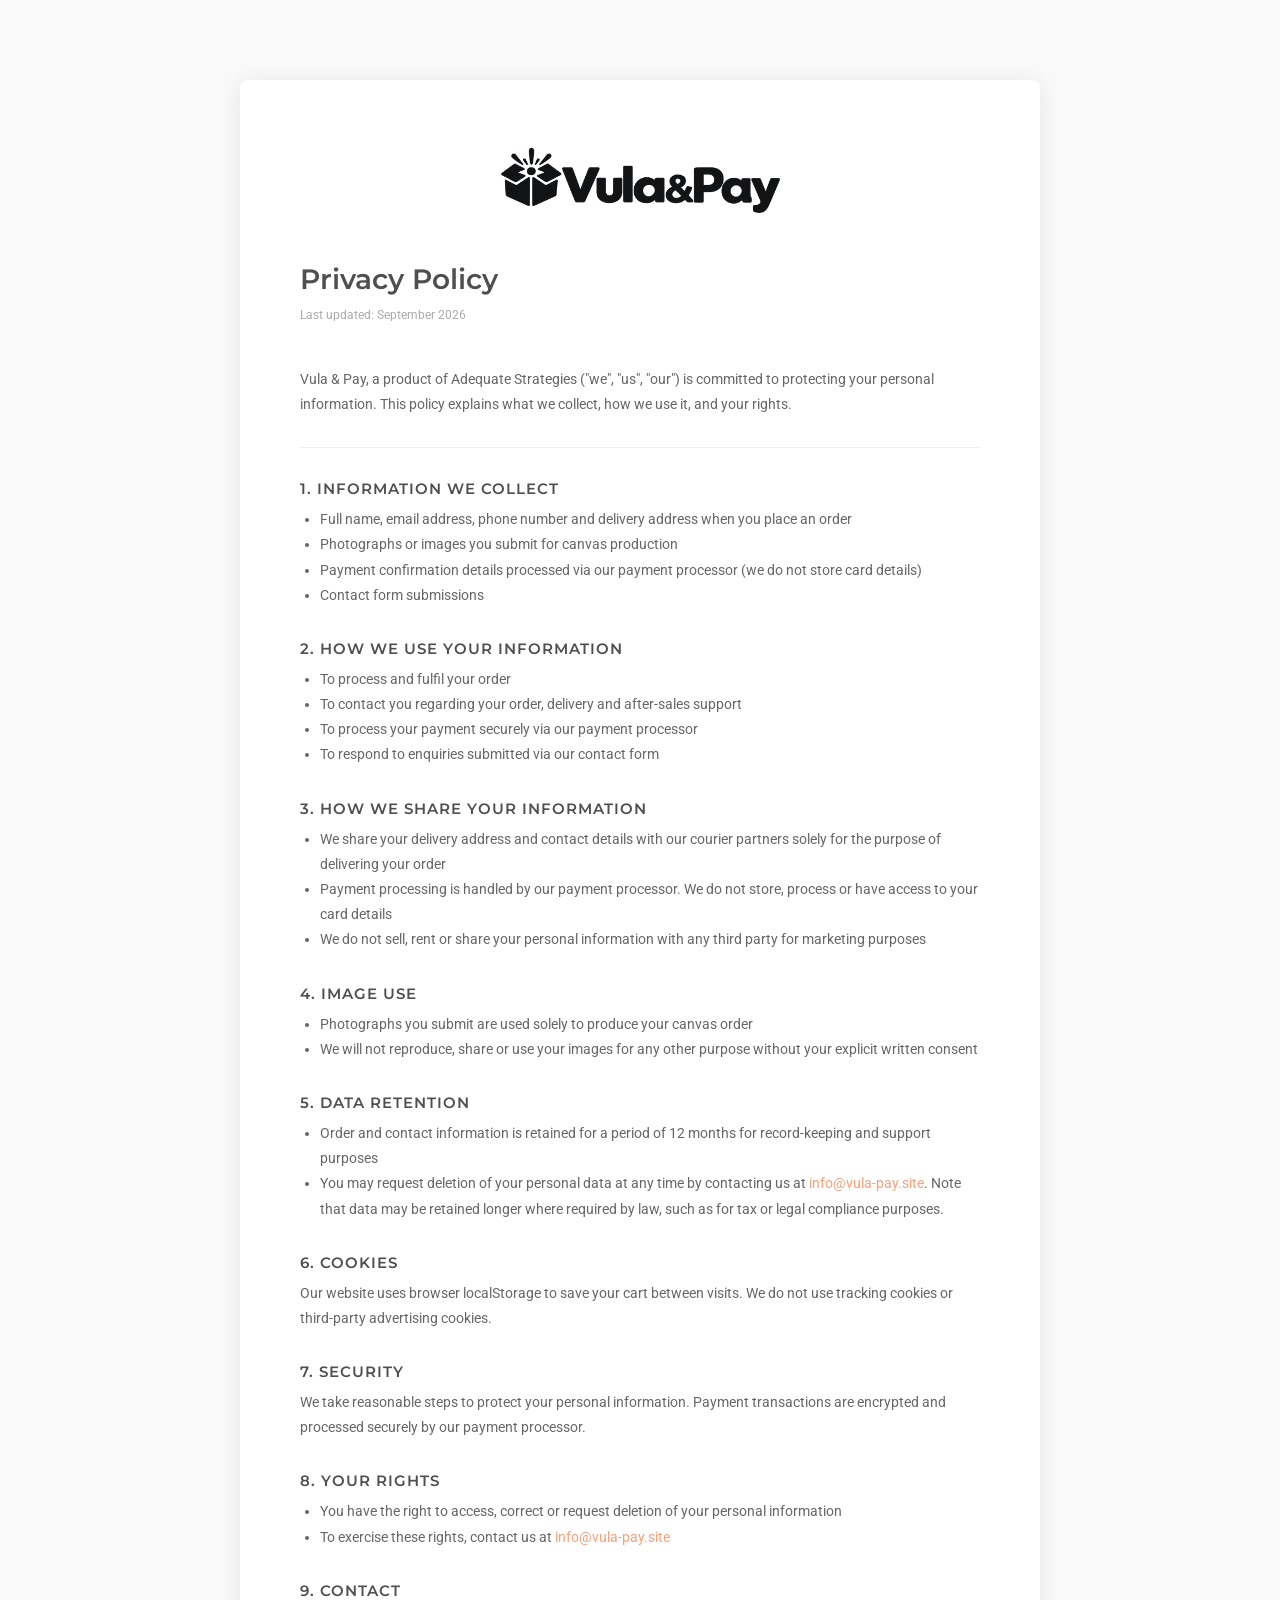
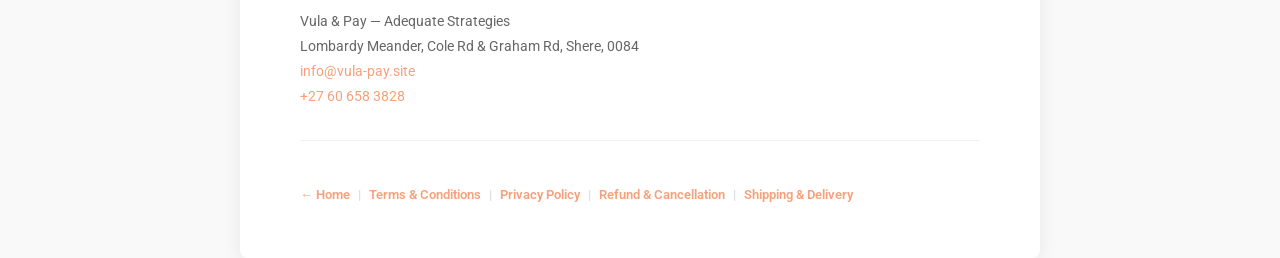
<file: upc website/privacy.html>
<!doctype html>
<html class="no-js" lang="en">
<head>
    <meta charset="utf-8">
    <meta name="viewport" content="width=device-width, initial-scale=1.0">
    <title>Privacy Policy | Vula & Pay</title>
    <link rel="shortcut icon" href="image/Vula-icon-black.png" />
    <link rel="stylesheet" href="css/bootstrap.min.css">
    <link rel="stylesheet" href="css/normalize.css">
    <link rel="stylesheet" href="style1.css">
    <style>
        body { background: #f9f9f9; }
        .tc-wrap { max-width: 800px; margin: 80px auto 60px; background: #fff; border-radius: 8px; padding: 50px 60px; box-shadow: 0 2px 20px rgba(0,0,0,0.08); }
        .tc-logo { text-align: center; margin-bottom: 30px; }
        .tc-logo img { height: 100px; }
        h1 { font-size: 28px; color: #4f4f4f; margin-bottom: 6px; }
        .tc-updated { font-size: 12px; color: #aaa; margin-bottom: 40px; }
        h3 { font-size: 15px; color: #4f4f4f; margin: 30px 0 8px; text-transform: uppercase; letter-spacing: 1px; }
        p, li { font-size: 14px; color: #666; line-height: 1.8; }
        ul { padding-left: 20px; margin-bottom: 0; }
        .tc-back { display: inline-block; margin-top: 40px; color: #f6a17a; font-size: 14px; font-weight: 600; }
        .tc-back:hover { color: #e08050; }
        hr { border-color: #f0f0f0; margin: 30px 0; }
        @media(max-width:600px) { .tc-wrap { padding: 30px 20px; margin: 60px 15px 40px; } }
    </style>
</head>
<body>
    <div class="tc-wrap">
        <div class="tc-logo">
            <a href="index.html"><img src="image/Vula-icon-black.png" alt="Vula & Pay"></a>
        </div>

        <h1>Privacy Policy</h1>
        <p class="tc-updated">Last updated: September 2026</p>

        <p>Vula &amp; Pay, a product of Adequate Strategies ("we", "us", "our") is committed to protecting your personal information. This policy explains what we collect, how we use it, and your rights.</p>

        <hr>

        <h3>1. Information We Collect</h3>
        <ul>
            <li>Full name, email address, phone number and delivery address when you place an order</li>
            <li>Photographs or images you submit for canvas production</li>
            <li>Payment confirmation details processed via our payment processor (we do not store card details)</li>
            <li>Contact form submissions</li>
        </ul>

        <h3>2. How We Use Your Information</h3>
        <ul>
            <li>To process and fulfil your order</li>
            <li>To contact you regarding your order, delivery and after-sales support</li>
            <li>To process your payment securely via our payment processor</li>
            <li>To respond to enquiries submitted via our contact form</li>
        </ul>

        <h3>3. How We Share Your Information</h3>
        <ul>
            <li>We share your delivery address and contact details with our courier partners solely for the purpose of delivering your order</li>
            <li>Payment processing is handled by our payment processor. We do not store, process or have access to your card details</li>
            <li>We do not sell, rent or share your personal information with any third party for marketing purposes</li>
        </ul>

        <h3>4. Image Use</h3>
        <ul>
            <li>Photographs you submit are used solely to produce your canvas order</li>
            <li>We will not reproduce, share or use your images for any other purpose without your explicit written consent</li>
        </ul>

        <h3>5. Data Retention</h3>
        <ul>
            <li>Order and contact information is retained for a period of 12 months for record-keeping and support purposes</li>
            <li>You may request deletion of your personal data at any time by contacting us at <a href="mailto:info@vula-pay.site" style="color:#f6a17a;">info@vula-pay.site</a>. Note that data may be retained longer where required by law, such as for tax or legal compliance purposes.</li>
        </ul>

        <h3>6. Cookies</h3>
        <p>Our website uses browser localStorage to save your cart between visits. We do not use tracking cookies or third-party advertising cookies.</p>

        <h3>7. Security</h3>
        <p>We take reasonable steps to protect your personal information. Payment transactions are encrypted and processed securely by our payment processor.</p>

        <h3>8. Your Rights</h3>
        <ul>
            <li>You have the right to access, correct or request deletion of your personal information</li>
            <li>To exercise these rights, contact us at <a href="mailto:info@vula-pay.site" style="color:#f6a17a;">info@vula-pay.site</a></li>
        </ul>

        <h3>9. Contact</h3>
        <p>Vula &amp; Pay &mdash; Adequate Strategies<br>
        Lombardy Meander, Cole Rd &amp; Graham Rd, Shere, 0084<br>
        <a href="mailto:info@vula-pay.site" style="color:#f6a17a;">info@vula-pay.site</a><br>
        <a href="tel:+27606583828" style="color:#f6a17a;">+27 60 658 3828</a></p>

        <hr>
        <nav style="margin-top:40px;display:flex;flex-wrap:wrap;gap:8px;align-items:center;font-size:13px;font-weight:600;">
            <a href="index.html" style="color:#f6a17a;">&larr; Home</a>
            <span style="color:#ddd;">|</span>
            <a href="terms.html" style="color:#f6a17a;">Terms &amp; Conditions</a>
            <span style="color:#ddd;">|</span>
            <a href="privacy.html" style="color:#f6a17a;">Privacy Policy</a>
            <span style="color:#ddd;">|</span>
            <a href="refunds.html" style="color:#f6a17a;">Refund &amp; Cancellation</a>
            <span style="color:#ddd;">|</span>
            <a href="shipping.html" style="color:#f6a17a;">Shipping &amp; Delivery</a>
        </nav>
    </div>
</body>
</html>
</file>
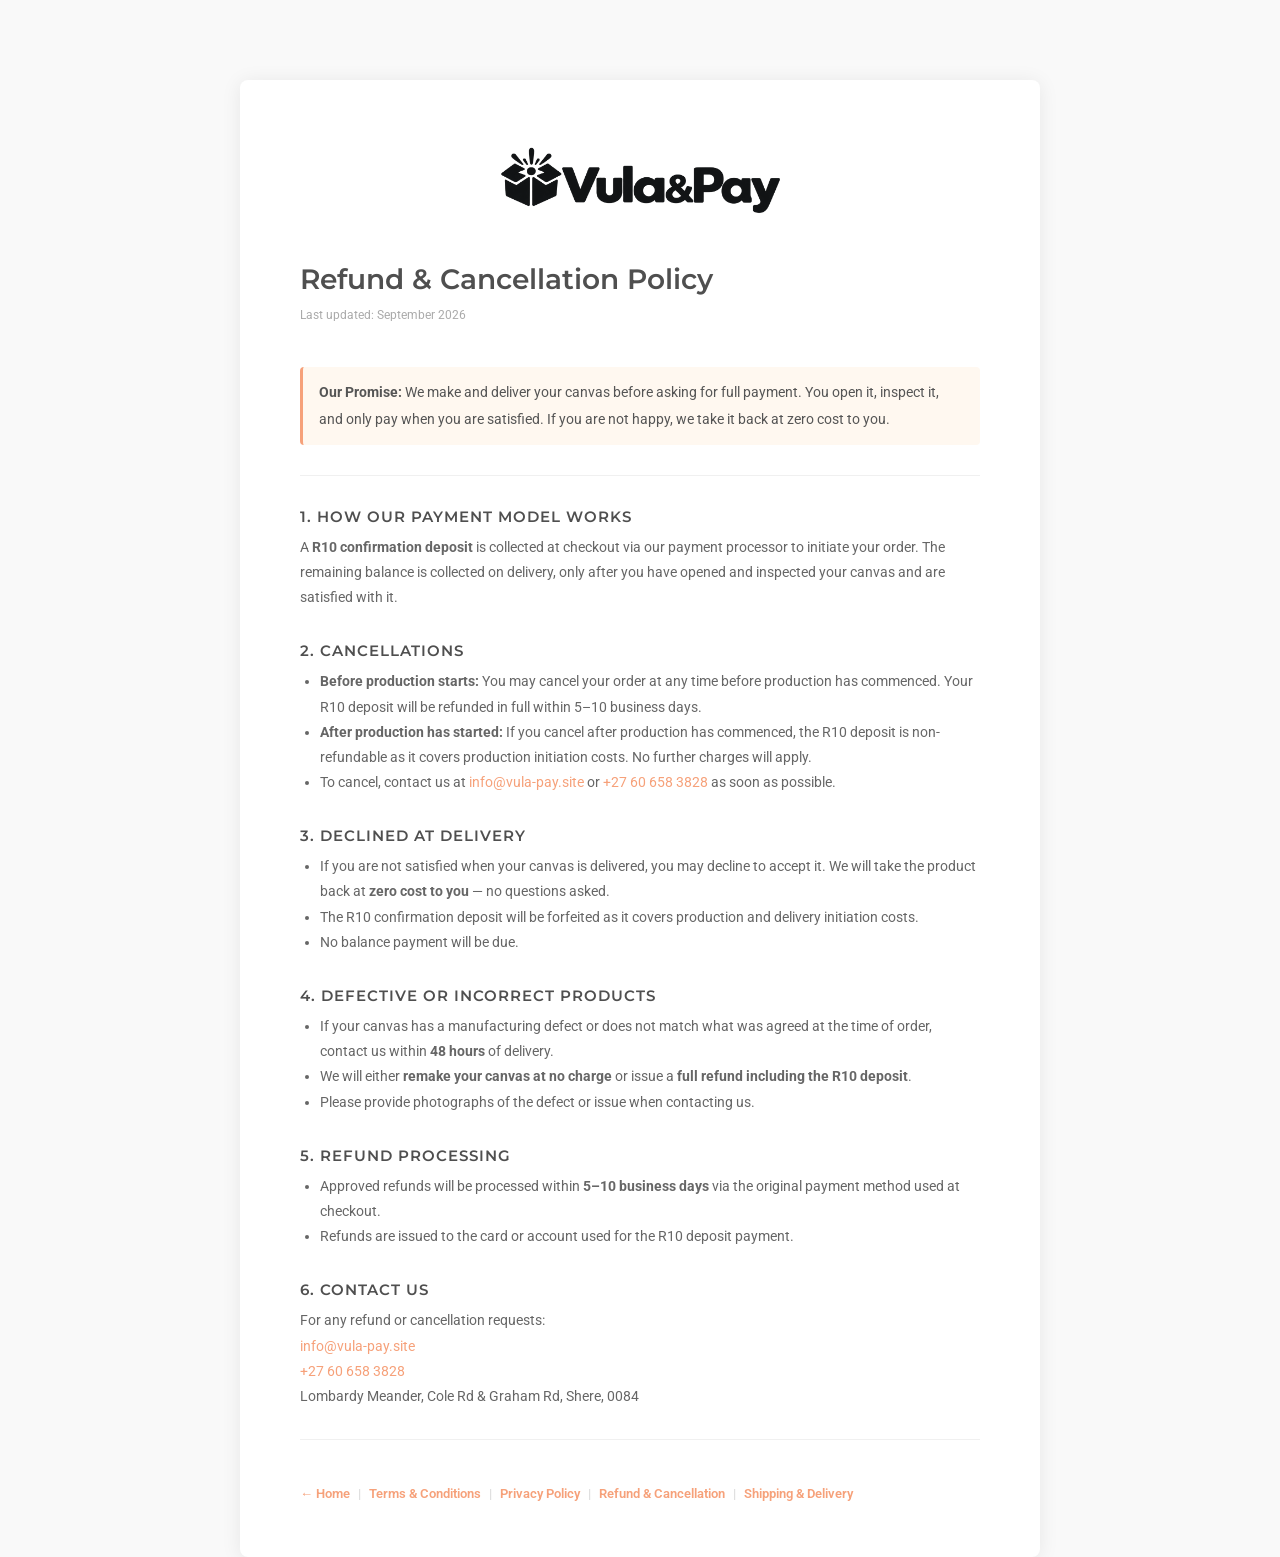
<file: upc website/refunds.html>
<!doctype html>
<html class="no-js" lang="en">
<head>
    <meta charset="utf-8">
    <meta name="viewport" content="width=device-width, initial-scale=1.0">
    <title>Refund & Cancellation Policy | Vula & Pay</title>
    <link rel="shortcut icon" href="image/Vula-icon-black.png" />
    <link rel="stylesheet" href="css/bootstrap.min.css">
    <link rel="stylesheet" href="css/normalize.css">
    <link rel="stylesheet" href="style1.css">
    <style>
        body { background: #f9f9f9; }
        .tc-wrap { max-width: 800px; margin: 80px auto 60px; background: #fff; border-radius: 8px; padding: 50px 60px; box-shadow: 0 2px 20px rgba(0,0,0,0.08); }
        .tc-logo { text-align: center; margin-bottom: 30px; }
        .tc-logo img { height: 100px; }
        h1 { font-size: 28px; color: #4f4f4f; margin-bottom: 6px; }
        .tc-updated { font-size: 12px; color: #aaa; margin-bottom: 40px; }
        h3 { font-size: 15px; color: #4f4f4f; margin: 30px 0 8px; text-transform: uppercase; letter-spacing: 1px; }
        p, li { font-size: 14px; color: #666; line-height: 1.8; }
        ul { padding-left: 20px; margin-bottom: 0; }
        .highlight { background: #fff8f0; border-left: 3px solid #f6a17a; padding: 12px 16px; border-radius: 4px; margin: 20px 0; font-size: 14px; color: #555; }
        .tc-back { display: inline-block; margin-top: 40px; color: #f6a17a; font-size: 14px; font-weight: 600; }
        .tc-back:hover { color: #e08050; }
        hr { border-color: #f0f0f0; margin: 30px 0; }
        @media(max-width:600px) { .tc-wrap { padding: 30px 20px; margin: 60px 15px 40px; } }
    </style>
</head>
<body>
    <div class="tc-wrap">
        <div class="tc-logo">
            <a href="index.html"><img src="image/Vula-icon-black.png" alt="Vula & Pay"></a>
        </div>

        <h1>Refund &amp; Cancellation Policy</h1>
        <p class="tc-updated">Last updated: September 2026</p>

        <div class="highlight">
            <strong>Our Promise:</strong> We make and deliver your canvas before asking for full payment. You open it, inspect it, and only pay when you are satisfied. If you are not happy, we take it back at zero cost to you.
        </div>

        <hr>

        <h3>1. How Our Payment Model Works</h3>
        <p>A <strong>R10 confirmation deposit</strong> is collected at checkout via our payment processor to initiate your order. The remaining balance is collected on delivery, only after you have opened and inspected your canvas and are satisfied with it.</p>

        <h3>2. Cancellations</h3>
        <ul>
            <li><strong>Before production starts:</strong> You may cancel your order at any time before production has commenced. Your R10 deposit will be refunded in full within 5&ndash;10 business days.</li>
            <li><strong>After production has started:</strong> If you cancel after production has commenced, the R10 deposit is non-refundable as it covers production initiation costs. No further charges will apply.</li>
            <li>To cancel, contact us at <a href="mailto:info@vula-pay.site" style="color:#f6a17a;">info@vula-pay.site</a> or <a href="tel:+27606583828" style="color:#f6a17a;">+27 60 658 3828</a> as soon as possible.</li>
        </ul>

        <h3>3. Declined at Delivery</h3>
        <ul>
            <li>If you are not satisfied when your canvas is delivered, you may decline to accept it. We will take the product back at <strong>zero cost to you</strong> &mdash; no questions asked.</li>
            <li>The R10 confirmation deposit will be forfeited as it covers production and delivery initiation costs.</li>
            <li>No balance payment will be due.</li>
        </ul>

        <h3>4. Defective or Incorrect Products</h3>
        <ul>
            <li>If your canvas has a manufacturing defect or does not match what was agreed at the time of order, contact us within <strong>48 hours</strong> of delivery.</li>
            <li>We will either <strong>remake your canvas at no charge</strong> or issue a <strong>full refund including the R10 deposit</strong>.</li>
            <li>Please provide photographs of the defect or issue when contacting us.</li>
        </ul>

        <h3>5. Refund Processing</h3>
        <ul>
            <li>Approved refunds will be processed within <strong>5&ndash;10 business days</strong> via the original payment method used at checkout.</li>
            <li>Refunds are issued to the card or account used for the R10 deposit payment.</li>
        </ul>

        <h3>6. Contact Us</h3>
        <p>For any refund or cancellation requests:<br>
        <a href="mailto:info@vula-pay.site" style="color:#f6a17a;">info@vula-pay.site</a><br>
        <a href="tel:+27606583828" style="color:#f6a17a;">+27 60 658 3828</a><br>
        Lombardy Meander, Cole Rd &amp; Graham Rd, Shere, 0084</p>

        <hr>
        <nav style="margin-top:40px;display:flex;flex-wrap:wrap;gap:8px;align-items:center;font-size:13px;font-weight:600;">
            <a href="index.html" style="color:#f6a17a;">&larr; Home</a>
            <span style="color:#ddd;">|</span>
            <a href="terms.html" style="color:#f6a17a;">Terms &amp; Conditions</a>
            <span style="color:#ddd;">|</span>
            <a href="privacy.html" style="color:#f6a17a;">Privacy Policy</a>
            <span style="color:#ddd;">|</span>
            <a href="refunds.html" style="color:#f6a17a;">Refund &amp; Cancellation</a>
            <span style="color:#ddd;">|</span>
            <a href="shipping.html" style="color:#f6a17a;">Shipping &amp; Delivery</a>
        </nav>
    </div>
</body>
</html>
</file>
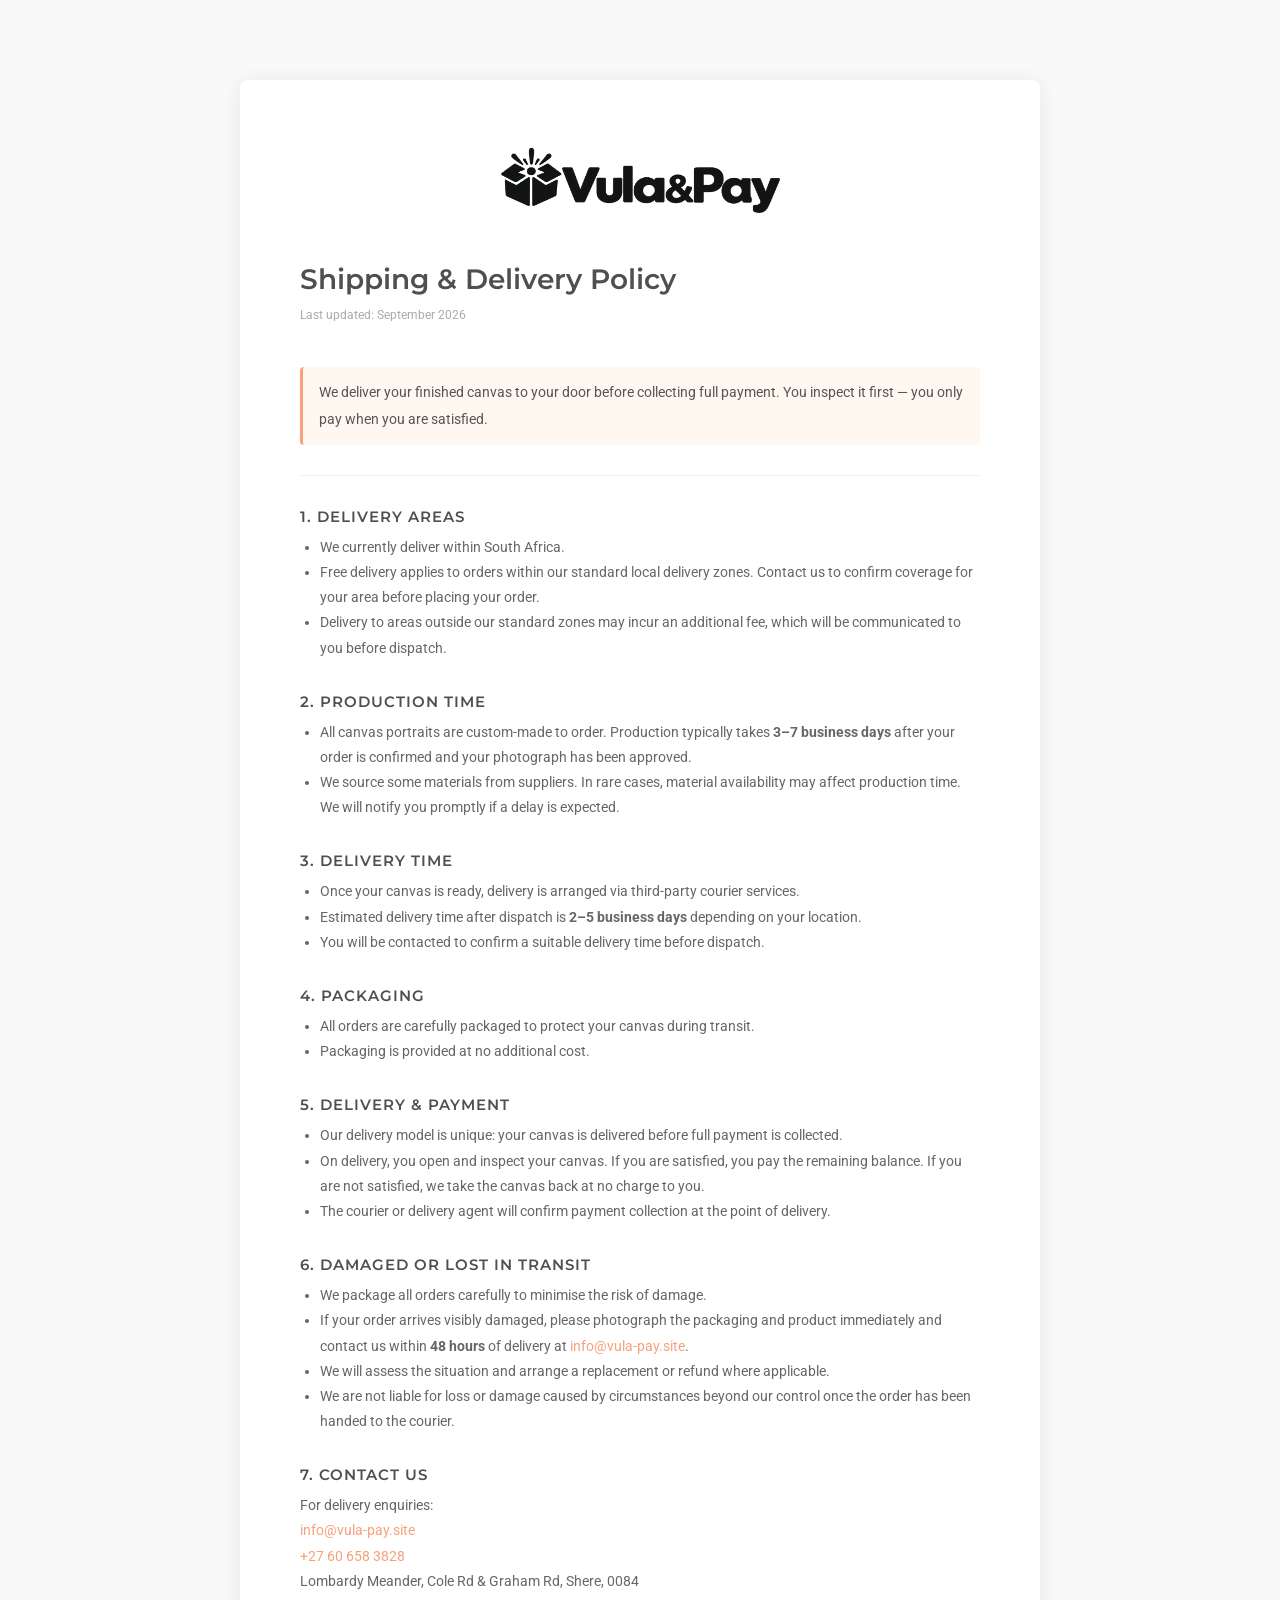
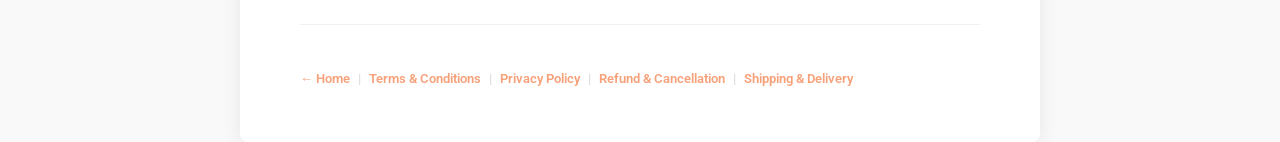
<file: upc website/shipping.html>
<!doctype html>
<html class="no-js" lang="en">
<head>
    <meta charset="utf-8">
    <meta name="viewport" content="width=device-width, initial-scale=1.0">
    <title>Shipping & Delivery Policy | Vula & Pay</title>
    <link rel="shortcut icon" href="image/Vula-icon-black.png" />
    <link rel="stylesheet" href="css/bootstrap.min.css">
    <link rel="stylesheet" href="css/normalize.css">
    <link rel="stylesheet" href="style1.css">
    <style>
        body { background: #f9f9f9; }
        .tc-wrap { max-width: 800px; margin: 80px auto 60px; background: #fff; border-radius: 8px; padding: 50px 60px; box-shadow: 0 2px 20px rgba(0,0,0,0.08); }
        .tc-logo { text-align: center; margin-bottom: 30px; }
        .tc-logo img { height: 100px; }
        h1 { font-size: 28px; color: #4f4f4f; margin-bottom: 6px; }
        .tc-updated { font-size: 12px; color: #aaa; margin-bottom: 40px; }
        h3 { font-size: 15px; color: #4f4f4f; margin: 30px 0 8px; text-transform: uppercase; letter-spacing: 1px; }
        p, li { font-size: 14px; color: #666; line-height: 1.8; }
        ul { padding-left: 20px; margin-bottom: 0; }
        .highlight { background: #fff8f0; border-left: 3px solid #f6a17a; padding: 12px 16px; border-radius: 4px; margin: 20px 0; font-size: 14px; color: #555; }
        .tc-back { display: inline-block; margin-top: 40px; color: #f6a17a; font-size: 14px; font-weight: 600; }
        .tc-back:hover { color: #e08050; }
        hr { border-color: #f0f0f0; margin: 30px 0; }
        @media(max-width:600px) { .tc-wrap { padding: 30px 20px; margin: 60px 15px 40px; } }
    </style>
</head>
<body>
    <div class="tc-wrap">
        <div class="tc-logo">
            <a href="index.html"><img src="image/Vula-icon-black.png" alt="Vula & Pay"></a>
        </div>

        <h1>Shipping &amp; Delivery Policy</h1>
        <p class="tc-updated">Last updated: September 2026</p>

        <div class="highlight">
            We deliver your finished canvas to your door before collecting full payment. You inspect it first &mdash; you only pay when you are satisfied.
        </div>

        <hr>

        <h3>1. Delivery Areas</h3>
        <ul>
            <li>We currently deliver within South Africa.</li>
            <li>Free delivery applies to orders within our standard local delivery zones. Contact us to confirm coverage for your area before placing your order.</li>
            <li>Delivery to areas outside our standard zones may incur an additional fee, which will be communicated to you before dispatch.</li>
        </ul>

        <h3>2. Production Time</h3>
        <ul>
            <li>All canvas portraits are custom-made to order. Production typically takes <strong>3&ndash;7 business days</strong> after your order is confirmed and your photograph has been approved.</li>
            <li>We source some materials from suppliers. In rare cases, material availability may affect production time. We will notify you promptly if a delay is expected.</li>
        </ul>

        <h3>3. Delivery Time</h3>
        <ul>
            <li>Once your canvas is ready, delivery is arranged via third-party courier services.</li>
            <li>Estimated delivery time after dispatch is <strong>2&ndash;5 business days</strong> depending on your location.</li>
            <li>You will be contacted to confirm a suitable delivery time before dispatch.</li>
        </ul>

        <h3>4. Packaging</h3>
        <ul>
            <li>All orders are carefully packaged to protect your canvas during transit.</li>
            <li>Packaging is provided at no additional cost.</li>
        </ul>

        <h3>5. Delivery &amp; Payment</h3>
        <ul>
            <li>Our delivery model is unique: your canvas is delivered before full payment is collected.</li>
            <li>On delivery, you open and inspect your canvas. If you are satisfied, you pay the remaining balance. If you are not satisfied, we take the canvas back at no charge to you.</li>
            <li>The courier or delivery agent will confirm payment collection at the point of delivery.</li>
        </ul>

        <h3>6. Damaged or Lost in Transit</h3>
        <ul>
            <li>We package all orders carefully to minimise the risk of damage.</li>
            <li>If your order arrives visibly damaged, please photograph the packaging and product immediately and contact us within <strong>48 hours</strong> of delivery at <a href="mailto:info@vula-pay.site" style="color:#f6a17a;">info@vula-pay.site</a>.</li>
            <li>We will assess the situation and arrange a replacement or refund where applicable.</li>
            <li>We are not liable for loss or damage caused by circumstances beyond our control once the order has been handed to the courier.</li>
        </ul>

        <h3>7. Contact Us</h3>
        <p>For delivery enquiries:<br>
        <a href="mailto:info@vula-pay.site" style="color:#f6a17a;">info@vula-pay.site</a><br>
        <a href="tel:+27606583828" style="color:#f6a17a;">+27 60 658 3828</a><br>
        Lombardy Meander, Cole Rd &amp; Graham Rd, Shere, 0084</p>

        <hr>
        <nav style="margin-top:40px;display:flex;flex-wrap:wrap;gap:8px;align-items:center;font-size:13px;font-weight:600;">
            <a href="index.html" style="color:#f6a17a;">&larr; Home</a>
            <span style="color:#ddd;">|</span>
            <a href="terms.html" style="color:#f6a17a;">Terms &amp; Conditions</a>
            <span style="color:#ddd;">|</span>
            <a href="privacy.html" style="color:#f6a17a;">Privacy Policy</a>
            <span style="color:#ddd;">|</span>
            <a href="refunds.html" style="color:#f6a17a;">Refund &amp; Cancellation</a>
            <span style="color:#ddd;">|</span>
            <a href="shipping.html" style="color:#f6a17a;">Shipping &amp; Delivery</a>
        </nav>
    </div>
</body>
</html>
</file>
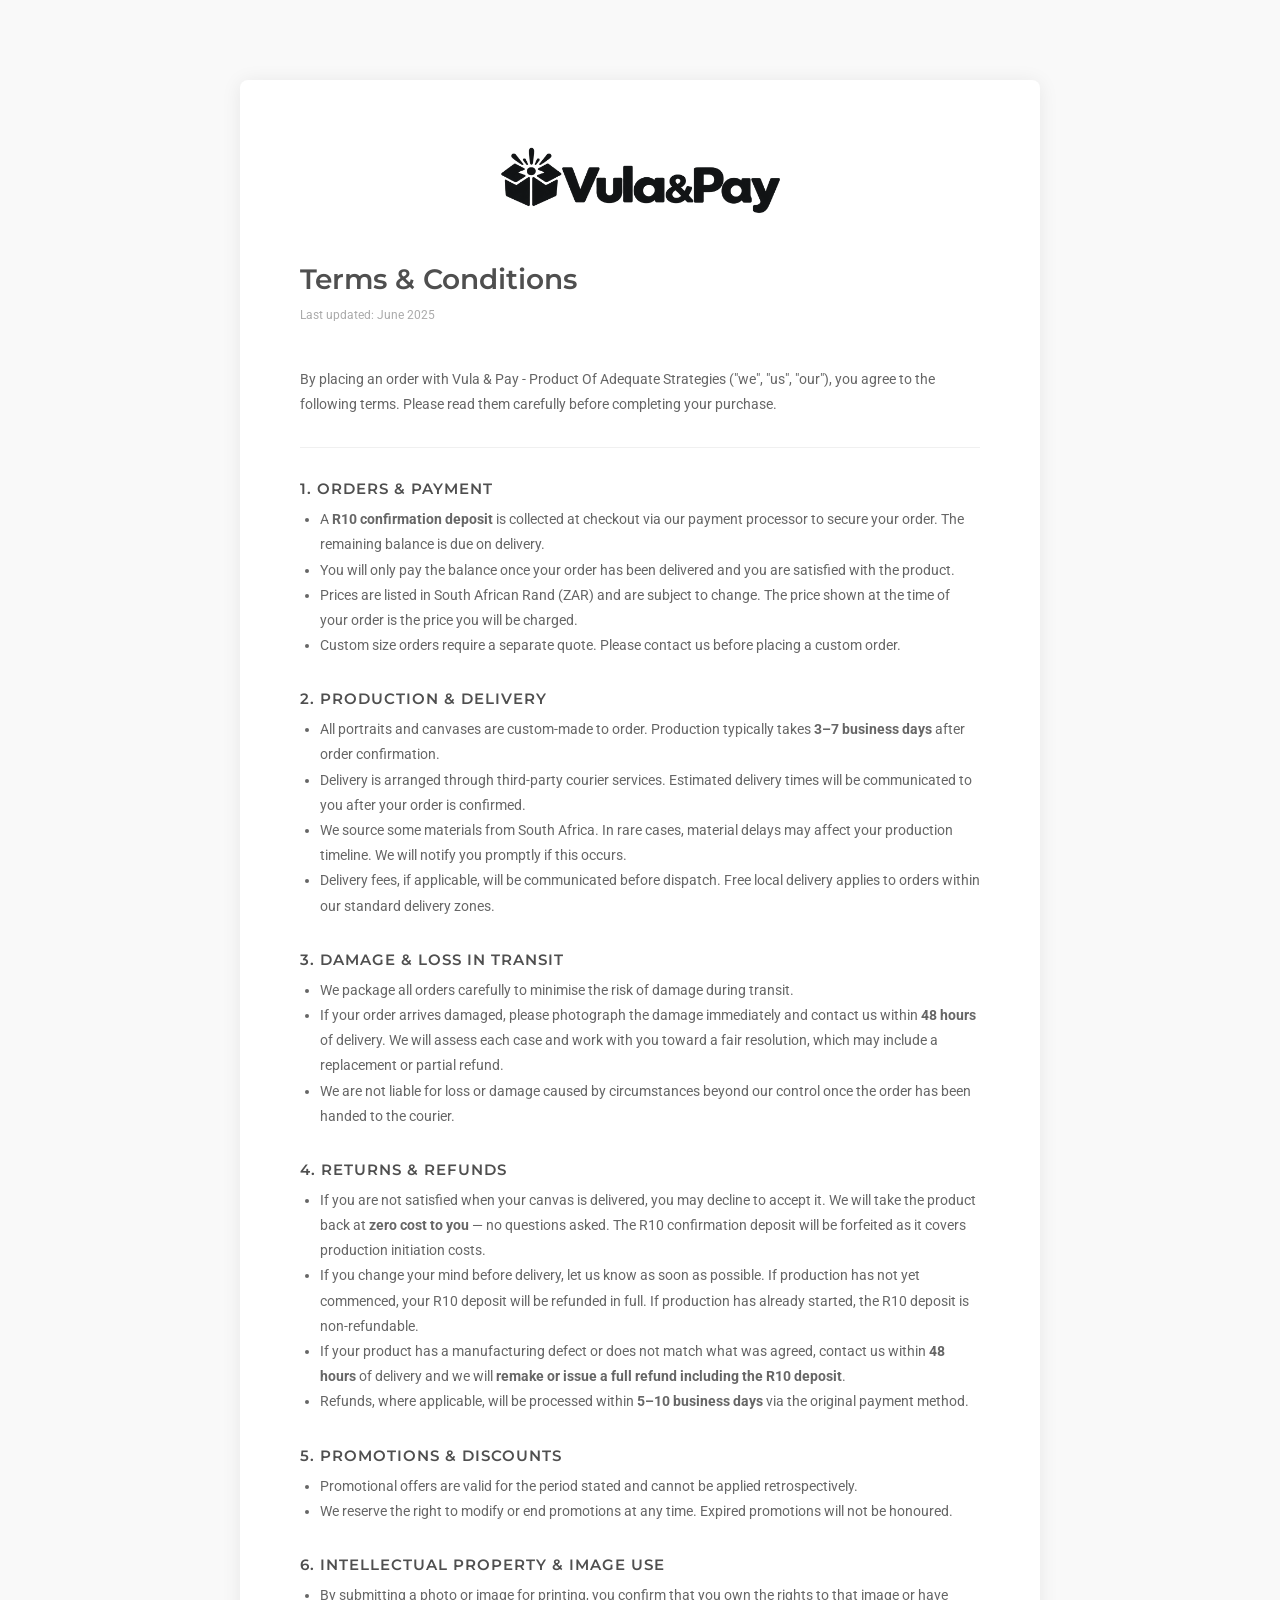
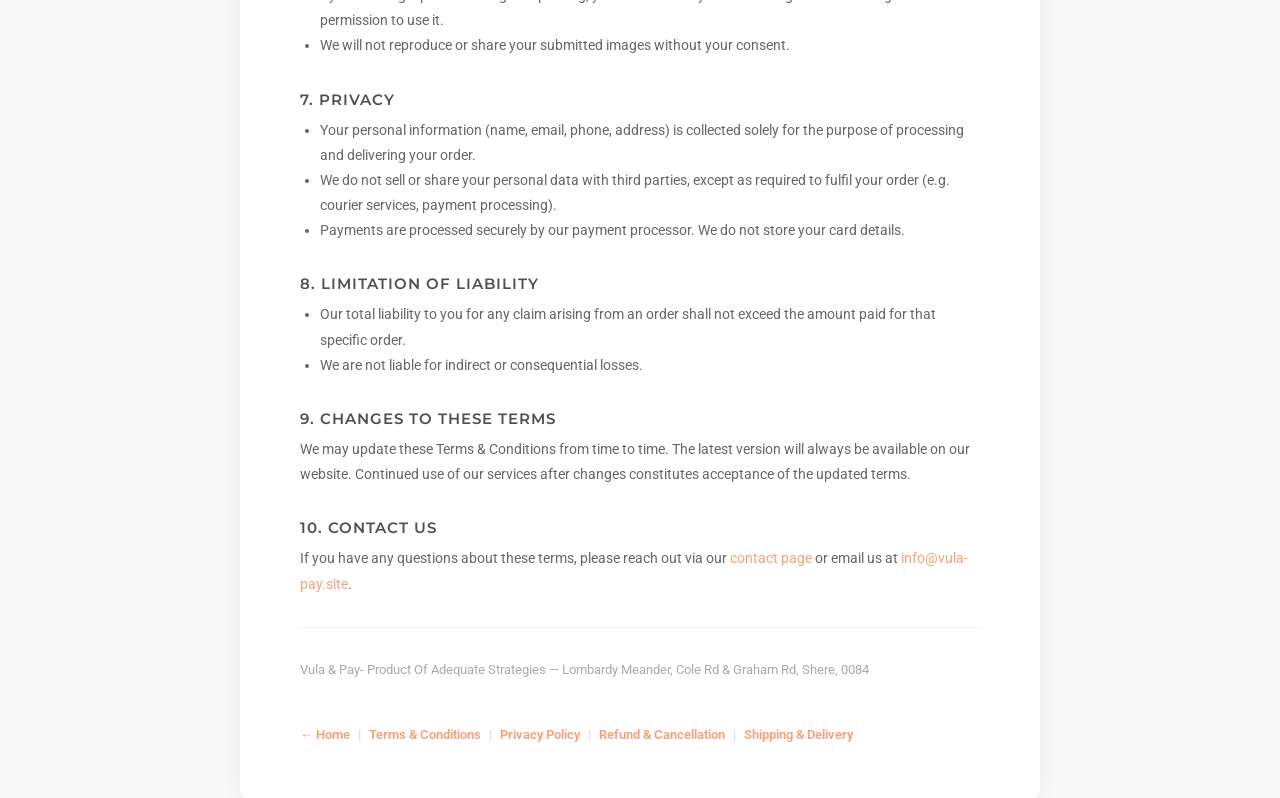
<file: upc website/terms.html>
<!doctype html>
<html class="no-js" lang="en">
<head>
    <meta charset="utf-8">
    <meta name="viewport" content="width=device-width, initial-scale=1.0">
    <title>Terms & Conditions | Vula & Pay</title>
    <link rel="shortcut icon" href="image/Vula-icon-black.png" />
    <link rel="stylesheet" href="css/bootstrap.min.css">
    <link rel="stylesheet" href="css/normalize.css">
    <link rel="stylesheet" href="style1.css">
    <style>
        body { background: #f9f9f9; }
        .tc-wrap {
            max-width: 800px;
            margin: 80px auto 60px;
            background: #fff;
            border-radius: 8px;
            padding: 50px 60px;
            box-shadow: 0 2px 20px rgba(0,0,0,0.08);
        }
        .tc-logo {
            text-align: center;
            margin-bottom: 30px;
        }
        .tc-logo img { height: 100px; }
        h1 {
            font-size: 28px;
            color: #4f4f4f;
            margin-bottom: 6px;
        }
        .tc-updated {
            font-size: 12px;
            color: #aaa;
            margin-bottom: 40px;
        }
        h3 {
            font-size: 15px;
            color: #4f4f4f;
            margin: 30px 0 8px;
            text-transform: uppercase;
            letter-spacing: 1px;
        }
        p, li { font-size: 14px; color: #666; line-height: 1.8; }
        ul { padding-left: 20px; margin-bottom: 0; }
        .tc-back {
            display: inline-block;
            margin-top: 40px;
            color: #f6a17a;
            font-size: 14px;
            font-weight: 600;
        }
        .tc-back:hover { color: #e08050; }
        hr { border-color: #f0f0f0; margin: 30px 0; }
        @media(max-width:600px) {
            .tc-wrap { padding: 30px 20px; margin: 60px 15px 40px; }
        }
    </style>
</head>
<body>
    <div class="tc-wrap">
        <div class="tc-logo">
            <a href="index.html"><img src="image/Vula-icon-black.png" alt="Vula & Pay"></a>
        </div>

        <h1>Terms &amp; Conditions</h1>
        <p class="tc-updated">Last updated: June 2025</p>

        <p>By placing an order with Vula &amp; Pay - Product Of Adequate Strategies ("we", "us", "our"), you agree to the following terms. Please read them carefully before completing your purchase.</p>

        <hr>

        <h3>1. Orders &amp; Payment</h3>
        <ul>
            <li>A <strong>R10 confirmation deposit</strong> is collected at checkout via our payment processor to secure your order. The remaining balance is due on delivery.</li>
            <li>You will only pay the balance once your order has been delivered and you are satisfied with the product.</li>
            <li>Prices are listed in South African Rand (ZAR) and are subject to change. The price shown at the time of your order is the price you will be charged.</li>
            <li>Custom size orders require a separate quote. Please contact us before placing a custom order.</li>
        </ul>

        <h3>2. Production &amp; Delivery</h3>
        <ul>
            <li>All portraits and canvases are custom-made to order. Production typically takes <strong>3–7 business days</strong> after order confirmation.</li>
            <li>Delivery is arranged through third-party courier services. Estimated delivery times will be communicated to you after your order is confirmed.</li>
            <li>We source some materials from South Africa. In rare cases, material delays may affect your production timeline. We will notify you promptly if this occurs.</li>
            <li>Delivery fees, if applicable, will be communicated before dispatch. Free local delivery applies to orders within our standard delivery zones.</li>
        </ul>

        <h3>3. Damage &amp; Loss in Transit</h3>
        <ul>
            <li>We package all orders carefully to minimise the risk of damage during transit.</li>
            <li>If your order arrives damaged, please photograph the damage immediately and contact us within <strong>48 hours</strong> of delivery. We will assess each case and work with you toward a fair resolution, which may include a replacement or partial refund.</li>
            <li>We are not liable for loss or damage caused by circumstances beyond our control once the order has been handed to the courier.</li>
        </ul>

        <h3>4. Returns &amp; Refunds</h3>
        <ul>
            <li>If you are not satisfied when your canvas is delivered, you may decline to accept it. We will take the product back at <strong>zero cost to you</strong> &mdash; no questions asked. The R10 confirmation deposit will be forfeited as it covers production initiation costs.</li>
            <li>If you change your mind before delivery, let us know as soon as possible. If production has not yet commenced, your R10 deposit will be refunded in full. If production has already started, the R10 deposit is non-refundable.</li>
            <li>If your product has a manufacturing defect or does not match what was agreed, contact us within <strong>48 hours</strong> of delivery and we will <strong>remake or issue a full refund including the R10 deposit</strong>.</li>
            <li>Refunds, where applicable, will be processed within <strong>5&ndash;10 business days</strong> via the original payment method.</li>
        </ul>

        <h3>5. Promotions &amp; Discounts</h3>
        <ul>
            <li>Promotional offers are valid for the period stated and cannot be applied retrospectively.</li>
            <li>We reserve the right to modify or end promotions at any time. Expired promotions will not be honoured.</li>
        </ul>

        <h3>6. Intellectual Property &amp; Image Use</h3>
        <ul>
            <li>By submitting a photo or image for printing, you confirm that you own the rights to that image or have permission to use it.</li>
            <li>We will not reproduce or share your submitted images without your consent.</li>
        </ul>

        <h3>7. Privacy</h3>
        <ul>
            <li>Your personal information (name, email, phone, address) is collected solely for the purpose of processing and delivering your order.</li>
            <li>We do not sell or share your personal data with third parties, except as required to fulfil your order (e.g. courier services, payment processing).</li>
            <li>Payments are processed securely by our payment processor. We do not store your card details.</li>
        </ul>

        <h3>8. Limitation of Liability</h3>
        <ul>
            <li>Our total liability to you for any claim arising from an order shall not exceed the amount paid for that specific order.</li>
            <li>We are not liable for indirect or consequential losses.</li>
        </ul>

        <h3>9. Changes to These Terms</h3>
        <p>We may update these Terms &amp; Conditions from time to time. The latest version will always be available on our website. Continued use of our services after changes constitutes acceptance of the updated terms.</p>

        <h3>10. Contact Us</h3>
        <p>If you have any questions about these terms, please reach out via our <a href="index.html#contact-area" style="color:#f6a17a;">contact page</a> or email us at <a href="mailto:info@vula-pay.site" style="color:#f6a17a;">info@vula-pay.site</a>.</p>

        <hr>
        <p style="font-size:13px;color:#aaa;">Vula &amp; Pay- Product Of Adequate Strategies &mdash; Lombardy Meander, Cole Rd &amp; Graham Rd, Shere, 0084</p>

        <nav style="margin-top:40px;display:flex;flex-wrap:wrap;gap:8px;align-items:center;font-size:13px;font-weight:600;">
            <a href="index.html" style="color:#f6a17a;">&larr; Home</a>
            <span style="color:#ddd;">|</span>
            <a href="terms.html" style="color:#f6a17a;">Terms &amp; Conditions</a>
            <span style="color:#ddd;">|</span>
            <a href="privacy.html" style="color:#f6a17a;">Privacy Policy</a>
            <span style="color:#ddd;">|</span>
            <a href="refunds.html" style="color:#f6a17a;">Refund &amp; Cancellation</a>
            <span style="color:#ddd;">|</span>
            <a href="shipping.html" style="color:#f6a17a;">Shipping &amp; Delivery</a>
        </nav>
    </div>
</body>
</html>
</file>
<file: upc website/style1.css>
/**-----------------------------------------------------------------------------------
Template Name: Profit Visionary
Description: This is html5 template
Author: Bryne Kimocks
Author URI: http://www.profitvisionary.com
Version: 1.0
-----------------------------------------------------------------------------------*/

/*-----------------

1. Google font
------------------*/

@import url('https://fonts.googleapis.com/css?family=Montserrat:300,400,500,600,700|Roboto:300,400,500,700,900|Satisfy');

/*-------------------
2. Theme Default CSS
--------------------*/

html,
body {
    height: 100%;
    width: 100%;
}

body {
    font-family: 'Roboto', sans-serif;
    font-weight: 400;
    font-size: 15px;
    line-height: 1.8em;
    color: #898989;
}
video-img{
    width: 10px;
    height: 30px;
}
a {
    text-decoration: none;
    outline: none;
    -webkit-transition: 0.4s;
    transition: 0.4s;
    color: #898989;
}


input:focus,
button:focus,
a:focus,
a:hover {
    text-decoration: none;
    outline: none;
}

img {
    max-width: 100%;
    height: auto;
}

h1,
h2,
h3,
h4,
h5,
h6 {
    color: #4f4f4f;
    font-family: 'Montserrat', sans-serif;
    margin: 0 0 15px;
    font-weight: 600;
    line-height: 1.4em;
}

.satisfy {
    font-family: 'Satisfy', cursive;
}

h2 {
    font-size: 36px;
}


/* Remove Chrome Input Field's Unwanted Yellow Background Color */

input:-webkit-autofill,
input:-webkit-autofill:hover,
input:-webkit-autofill:focus {
    -webkit-box-shadow: 0 0 0px 1000px white inset !important;
    outline: none;
}

/*-- 3. Helper-Class --*/

.upper {
    text-transform: uppercase;
}

.thing {
    font-weight: 300;
}

.latter-space {
    letter-spacing: 4px;
}
/*home*/
.vcenter {
    position: absolute;
    top: 50%;
    left: 0;
    width: 100%;
    -webkit-transform: translateY(-50%);
    transform: translateY(-50%)
}

.section-padding {
    padding: 60px 0;
}

.gray-bg {
    background-color: #f9f9f9;
}

.page-title {
    margin-bottom: 30px;
}

.page-title .title {
    font-size: 36px;
    margin-bottom: 20px;
}

.bar-title {
    position: relative;
    padding-bottom: 20px;
}
/*for logo
.navbar-brand{
	height: 166px;
	width: 24px;
}*/
.bar-title:after {
    content: "";
    position: absolute;
    left: 0;
    bottom: 0;
    width: 80px;
    height: 1px;
    background-color: #898989;
}

.form-control {
    height: auto;
    -webkit-box-sizing: border-box !important;
    box-sizing: border-box !important;
    padding: 12px;
}

/*-- 4. Button-Style --*/

.bttn {
    display: inline-block;
    position: relative;
    padding: 10px 30px;
    color: #ffffff;
    border-radius: 100px;
    -webkit-transition: 0.3s;
    transition: 0.3s;
    overflow: hidden;
    background-color: #bdbdbd;
    z-index: 1;
    -webkit-box-shadow: 0 2px 0 0 rgba(189, 189, 189, 0.5), 0 4px 0 0 rgba(189, 189, 189, 0.5);
    box-shadow: 0 2px 0 0 rgba(189, 189, 189, 0.5), 0 4px 0 0 rgba(189, 189, 189, 0.5);
    -webkit-transform: translateY(0);
    transform: translateY(0);
    border: none;
}

.bttn.bttn-primary {
    background: #f6a17a;
    background: -webkit-gradient(linear, left top, right top, from(#f6a17a), to(#fce1d4));
    background: linear-gradient(to right, #f6a17a 0%, #fce1d4 100%);
    filter: progid:DXImageTransform.Microsoft.gradient( startColorstr='#f6a17a', endColorstr='#fce1d4', GradientType=1);
    -webkit-box-shadow: 0 2px 0 0 rgba(123, 44, 8, 0.5), 0 4px 0 0 rgba(123, 44, 8, 0.5);
    box-shadow: 0 2px 0 0 rgba(123, 44, 8, 0.5), 0 4px 0 0 rgba(123, 44, 8, 0.5);
}

.bttn.bttn-lg {
    padding: 18px 40px;
    font-size: 20px;
}

.bttn:focus,
.bttn:hover {
    color: #ffffff;
    -webkit-transform: translateY(-4px);
    transform: translateY(-4px);
    -webkit-box-shadow: 0 5px 0 0 rgba(189, 189, 189, 0.5), 0 10px 0 0 rgba(189, 189, 189, 0.5);
    box-shadow: 0 5px 0 0 rgba(189, 189, 189, 0.5), 0 10px 0 0 rgba(189, 189, 189, 0.5);
}


.bttn.bttn-primary:hover {
    -webkit-box-shadow: 0 5px 0 0 rgba(123, 44, 8, 0.5), 0 10px 0 0 rgba(123, 44, 8, 0.5);
    box-shadow: 0 5px 0 0 rgba(123, 44, 8, 0.5), 0 10px 0 0 rgba(123, 44, 8, 0.5);
}

/*Whatsapp*/
.float{
	position:fixed;
	width:60px;
	height:60px;
	bottom:40px;
	right:40px;
	background-color:#25d366;
	color:#FFF;
	border-radius:50px;
	text-align:center;
  font-size:30px;
	box-shadow: 2px 2px 3px #999;
  z-index:100;
}

.my-float{
	margin-top:16px;
}
</file>
